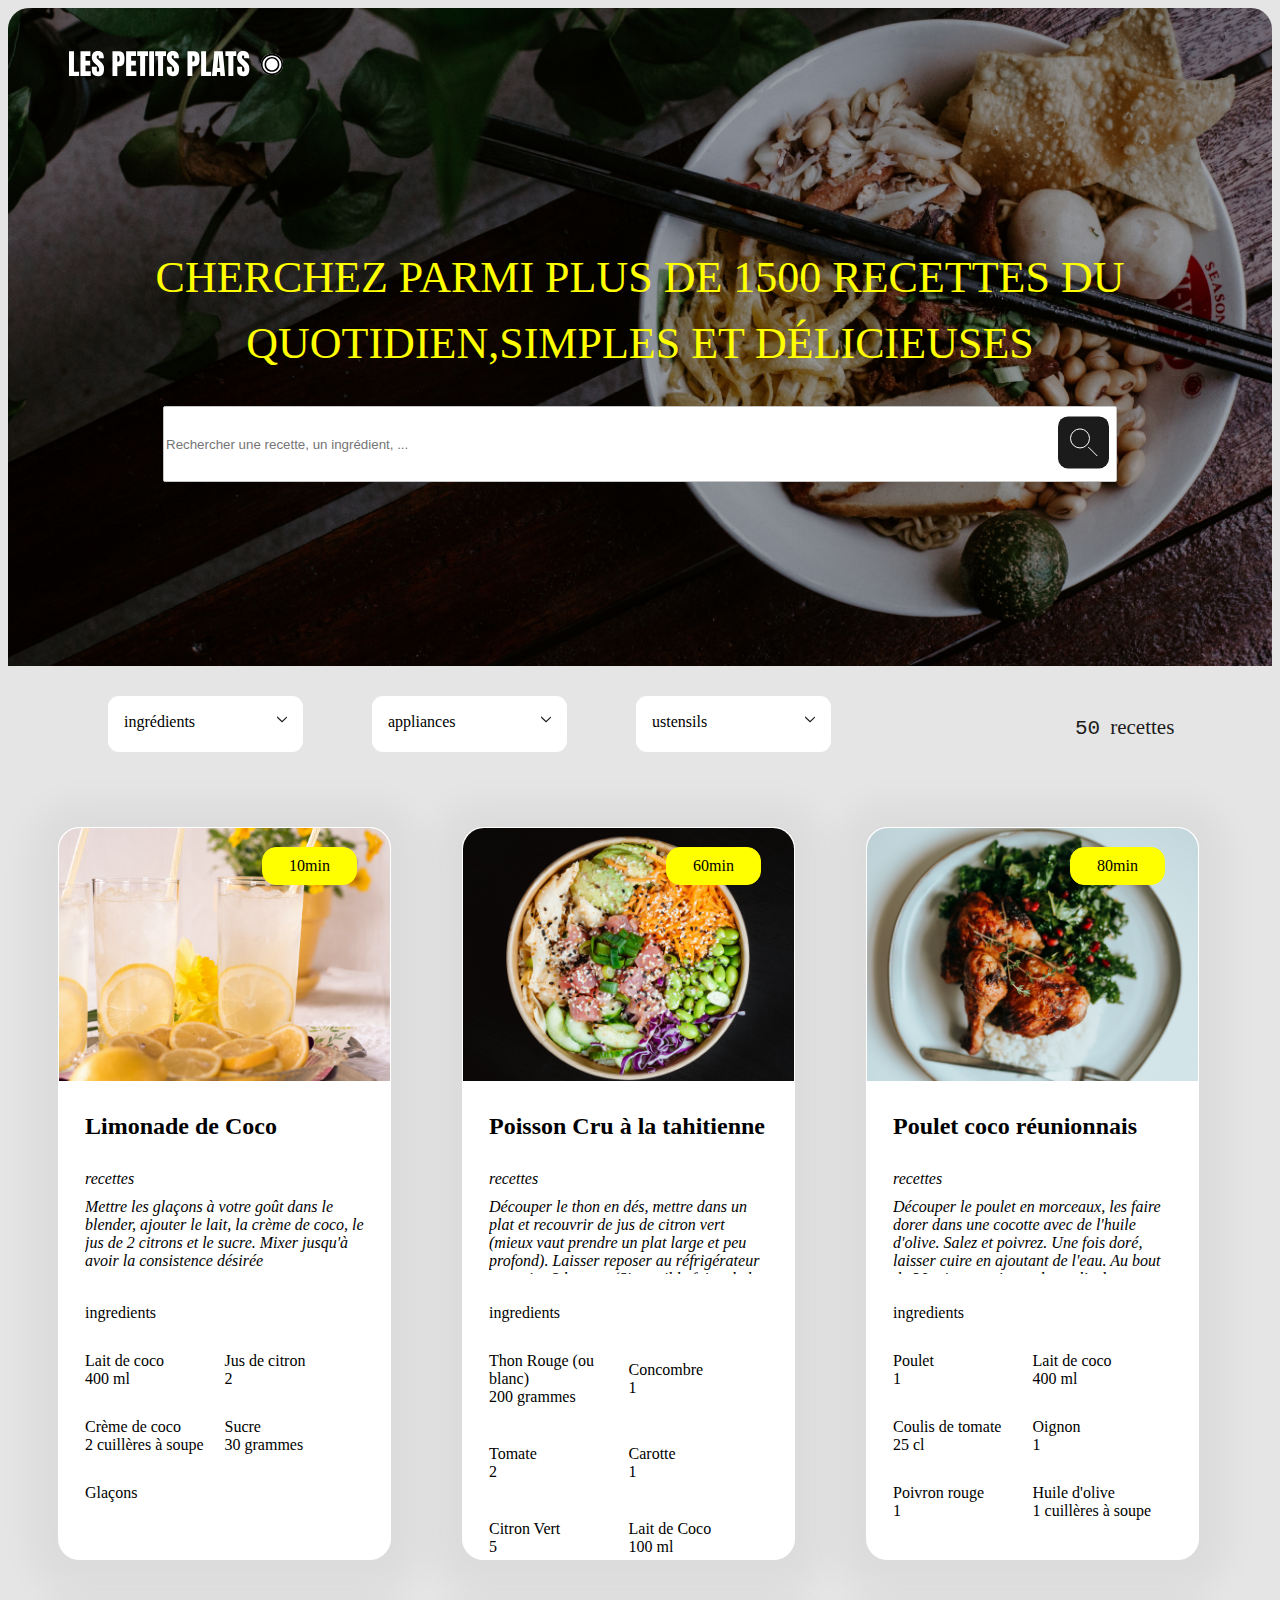
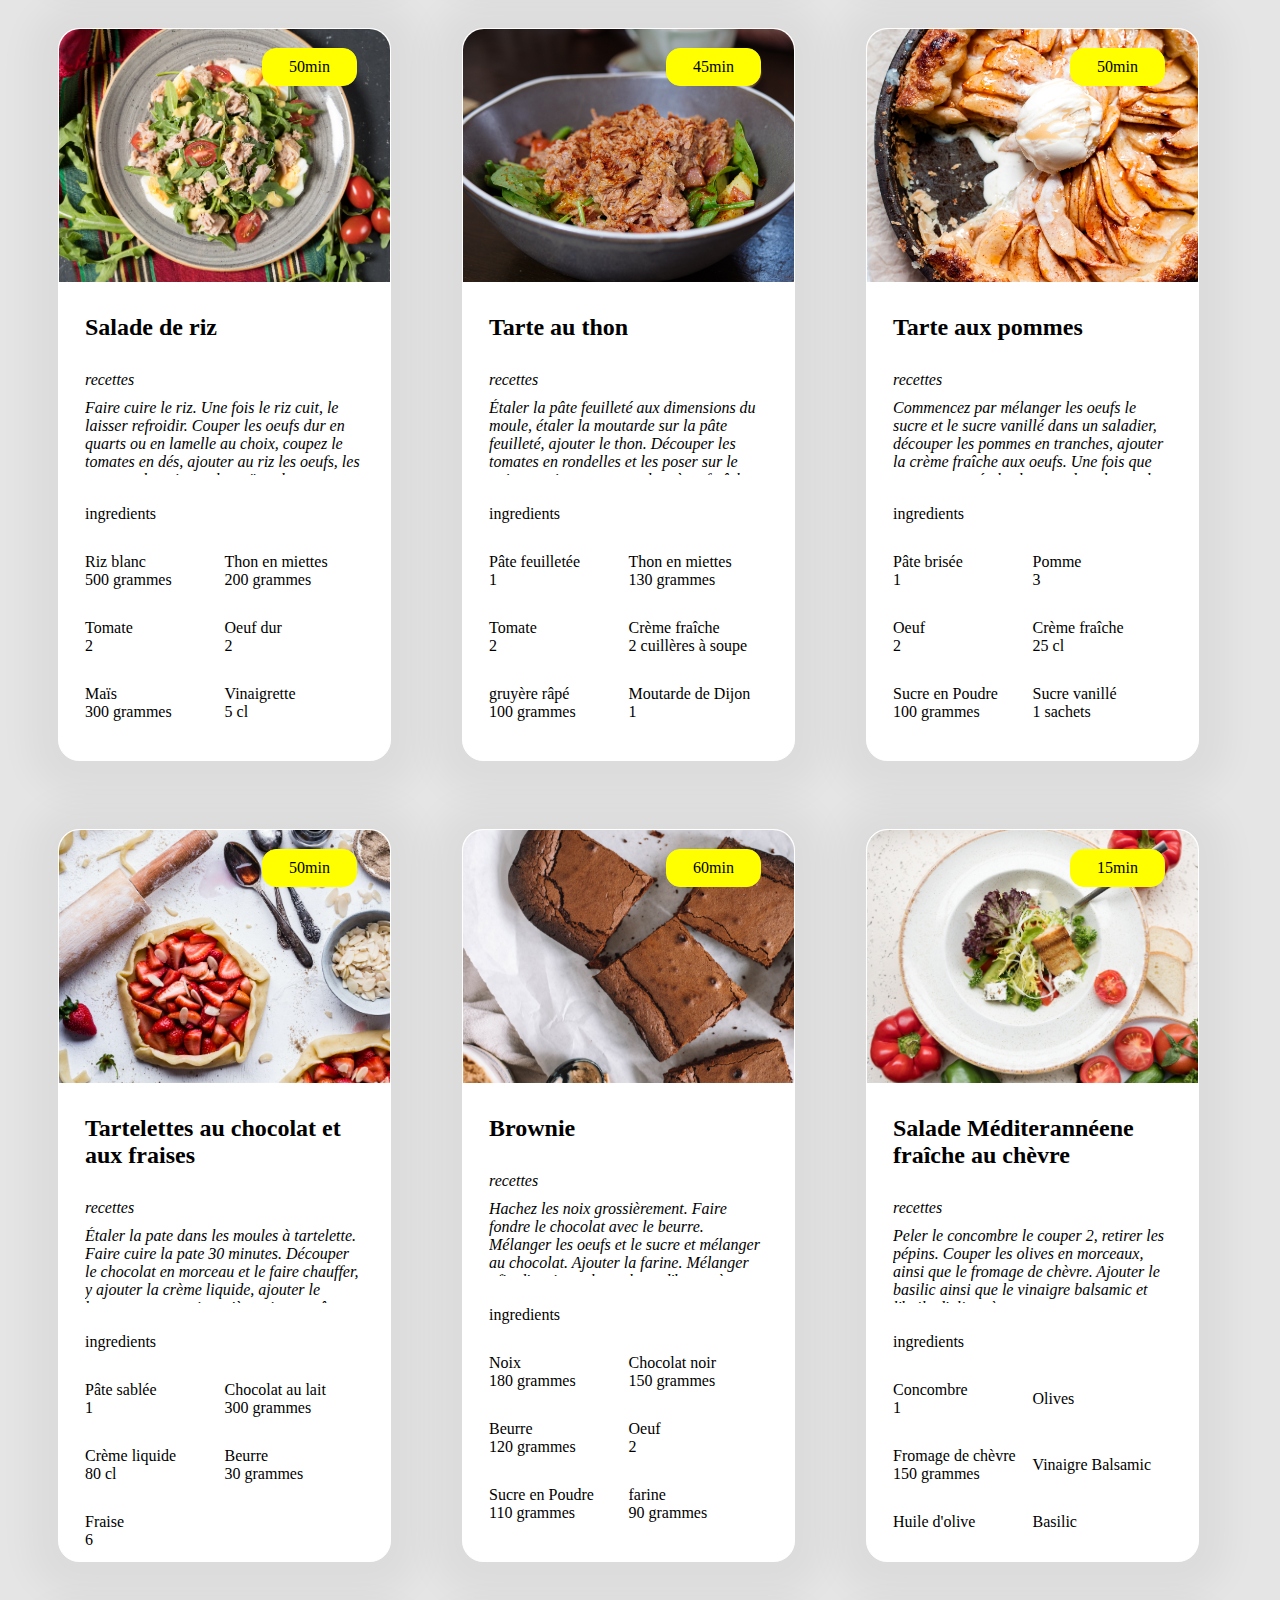
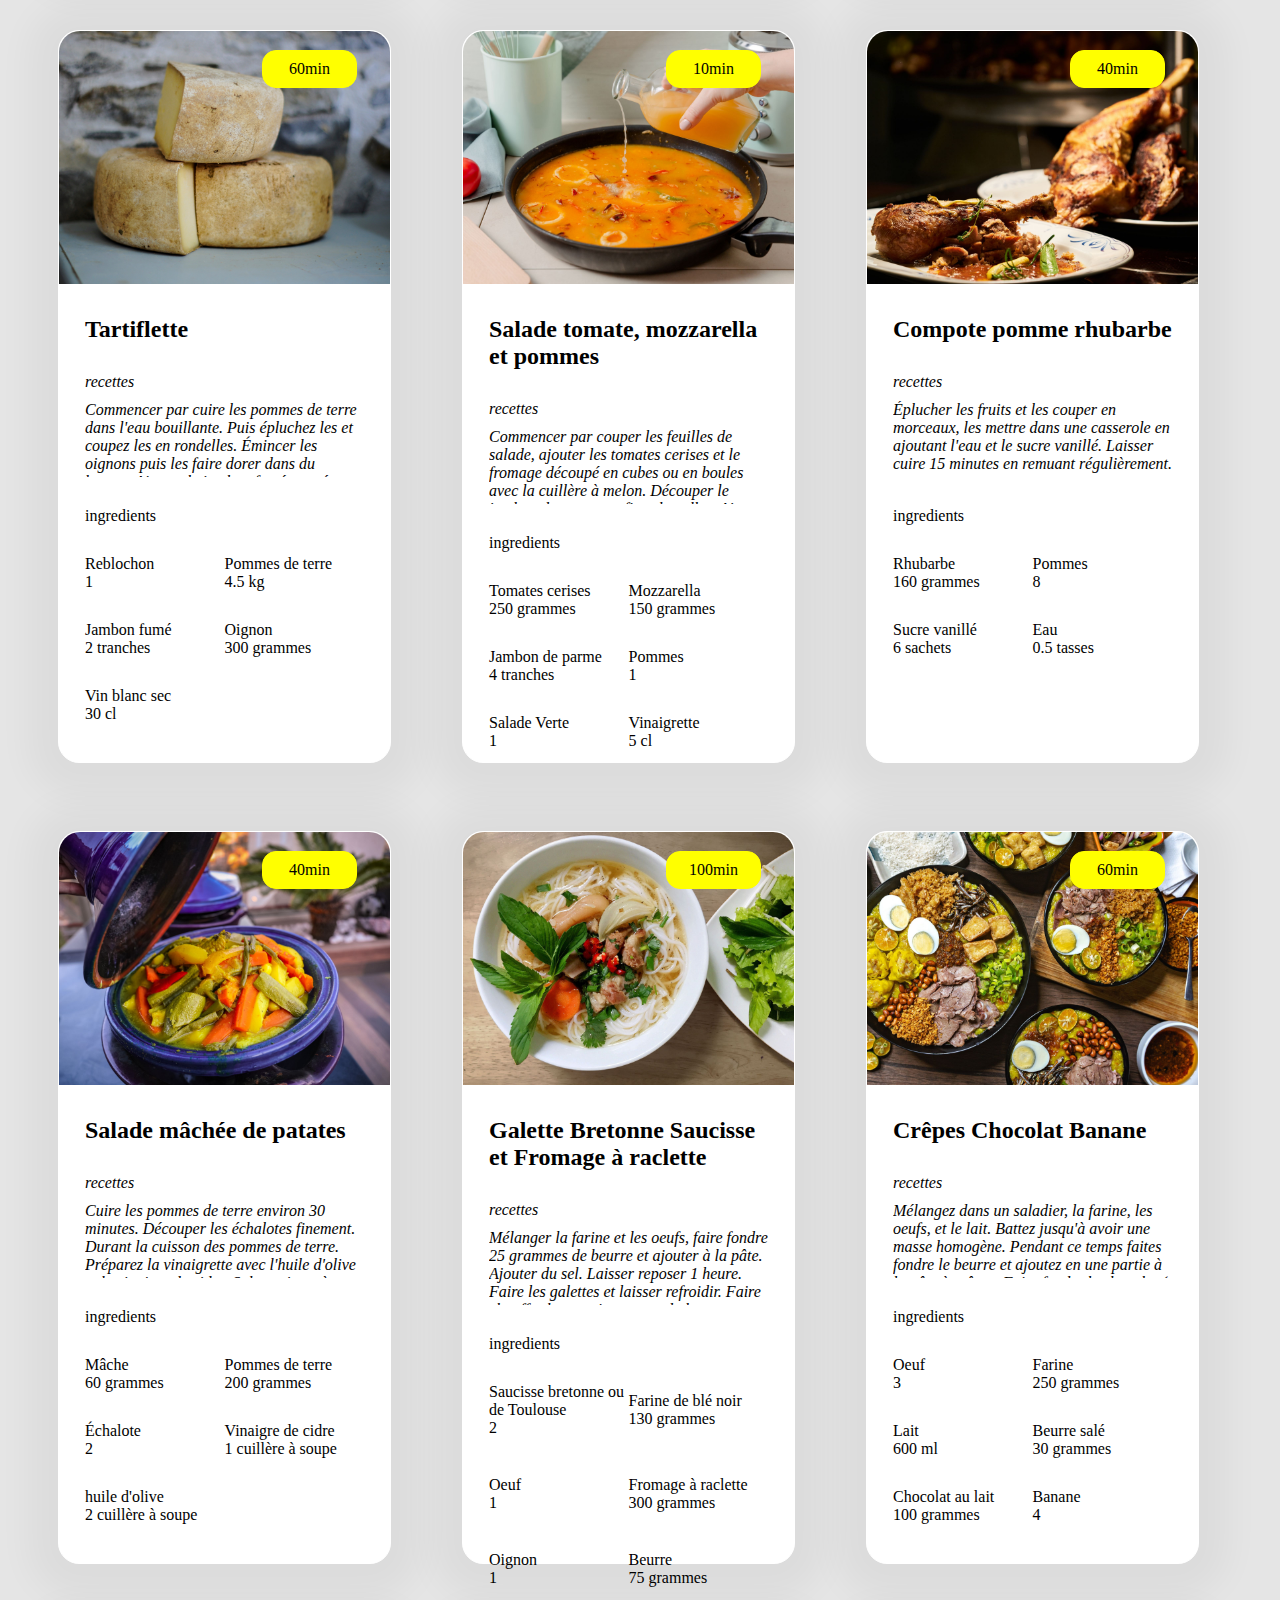
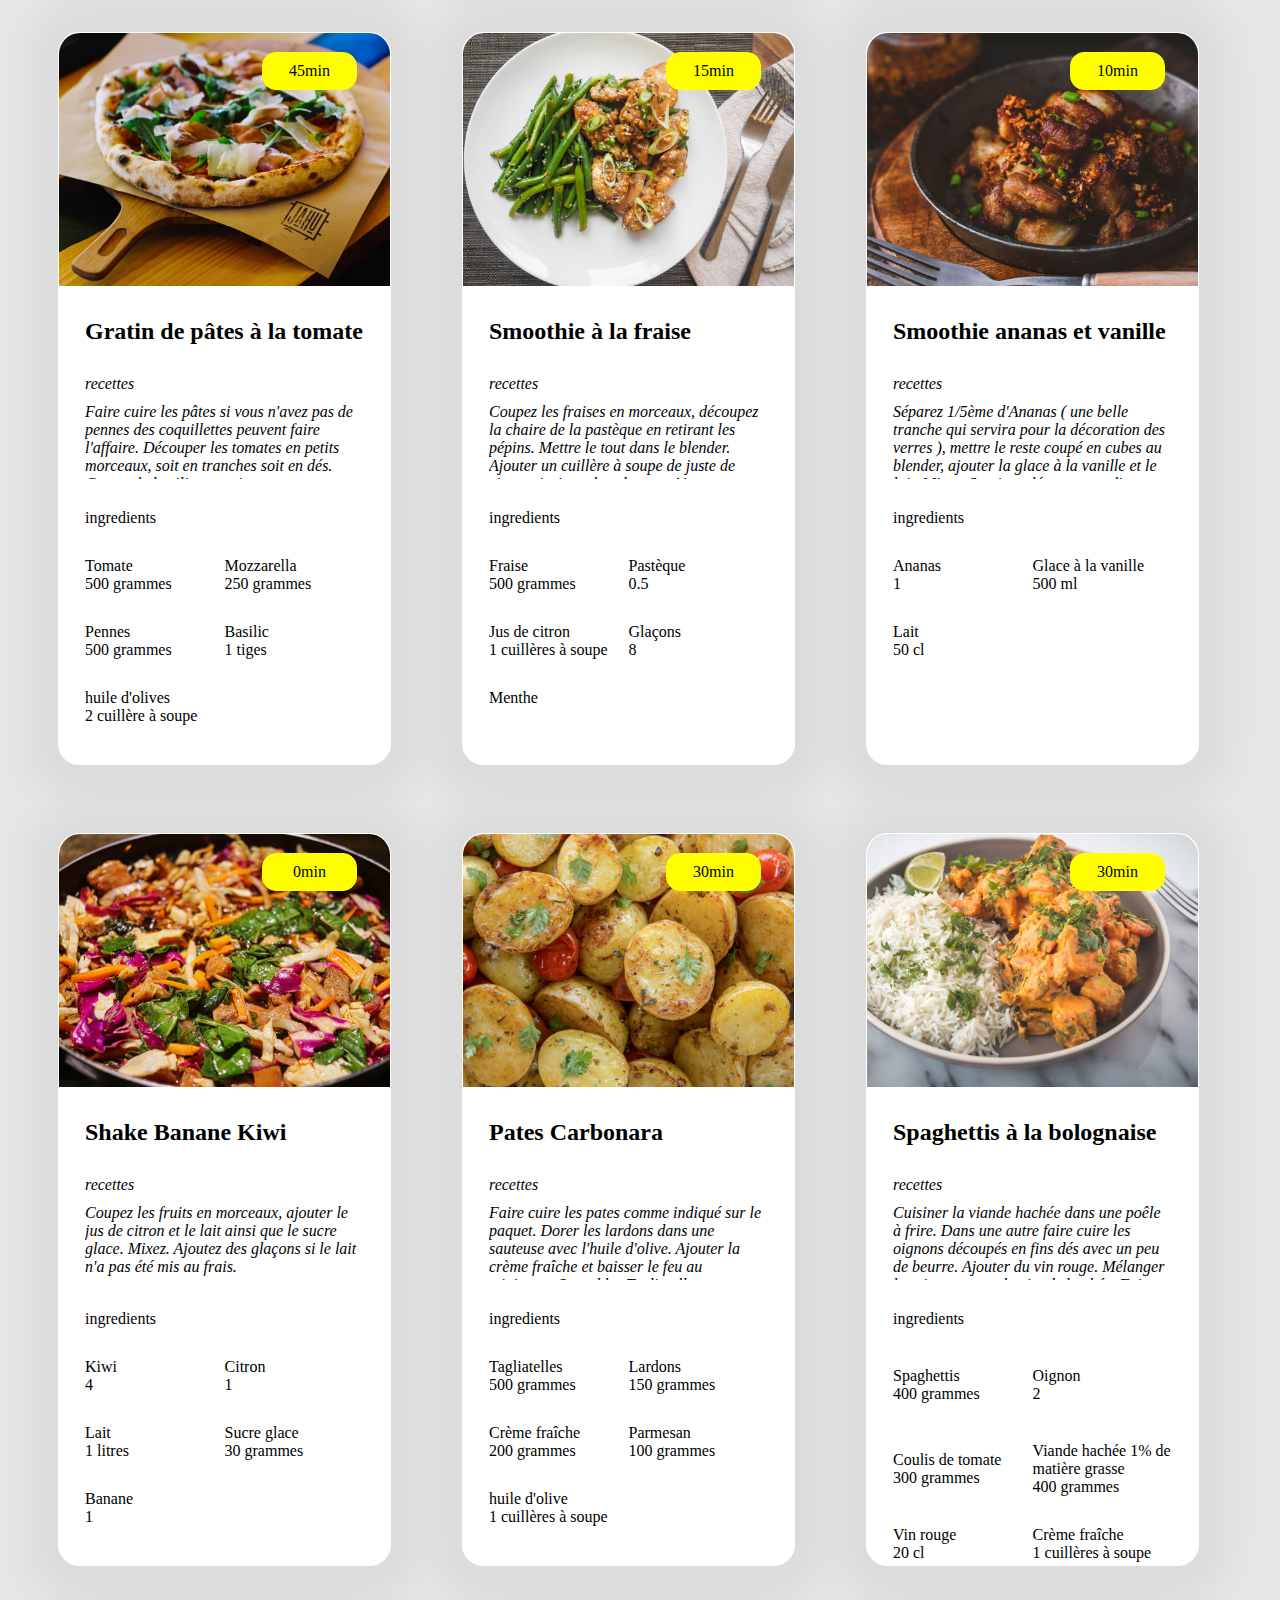
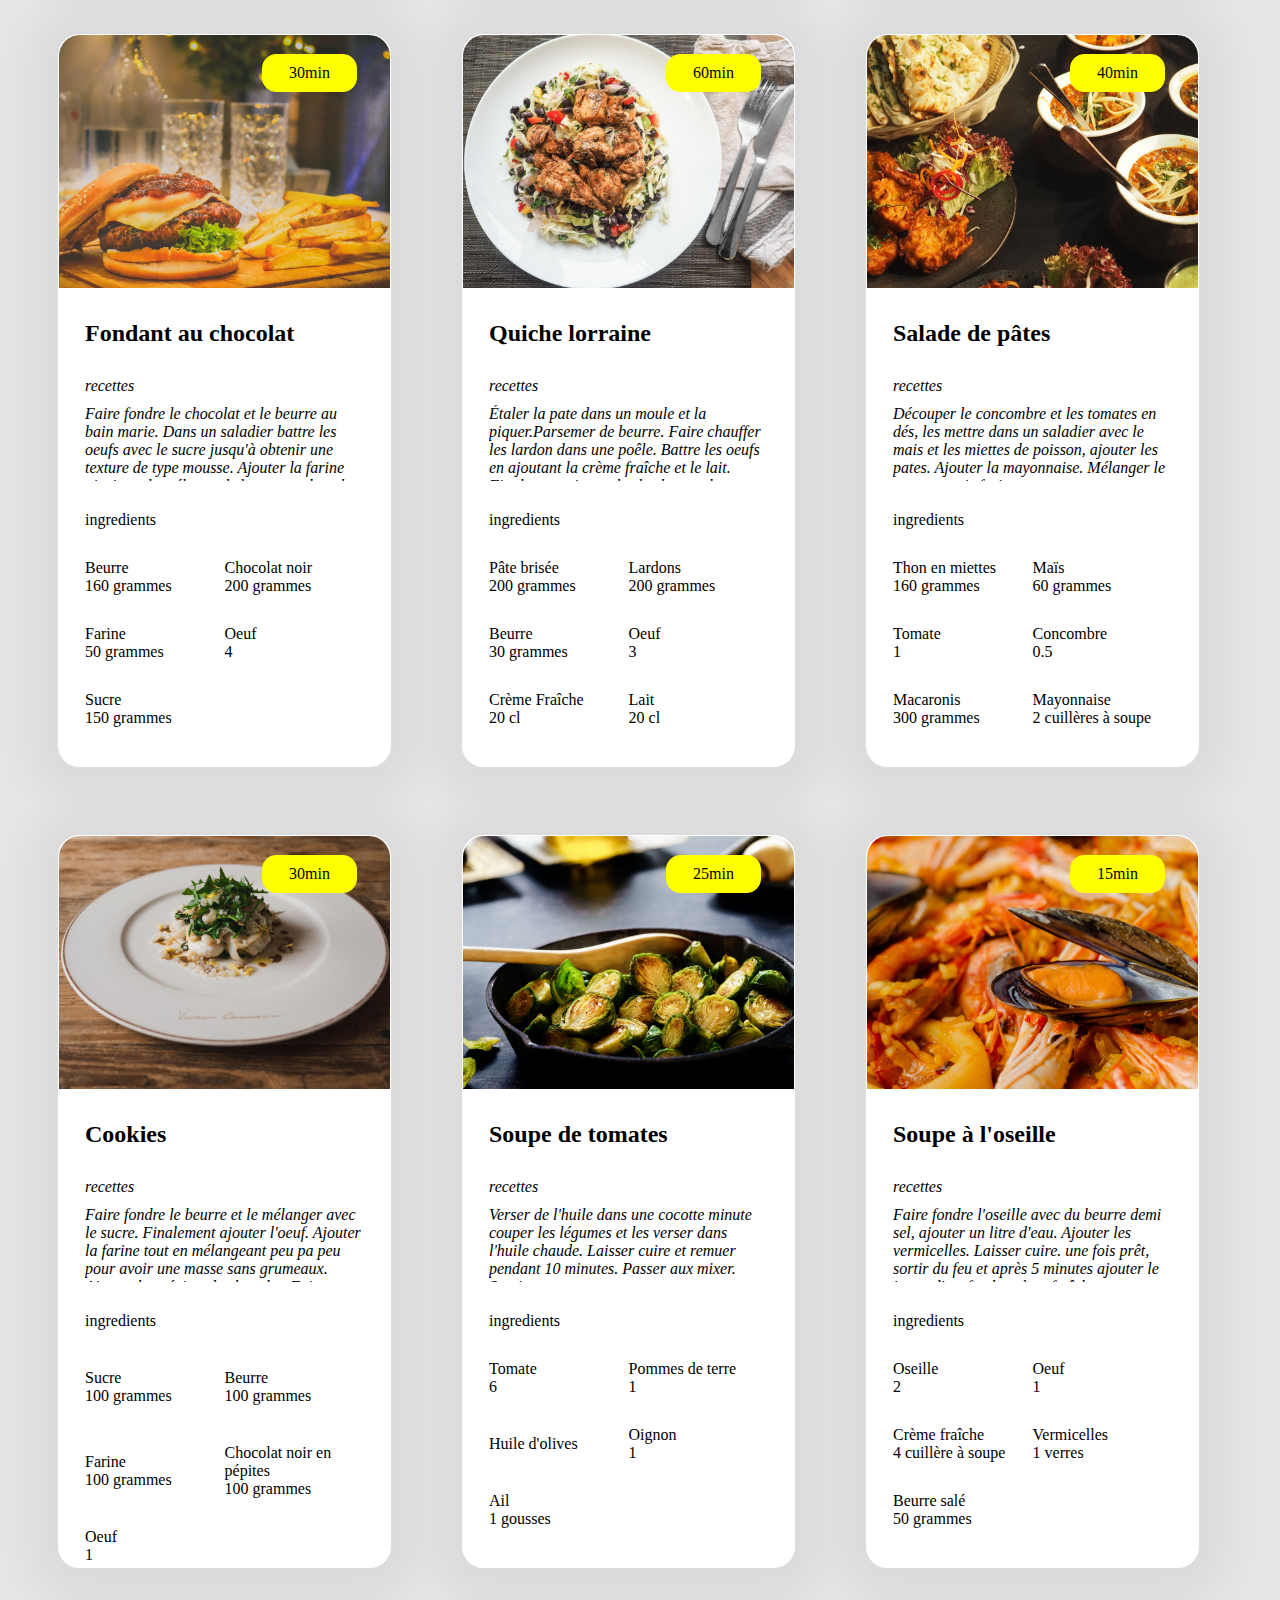
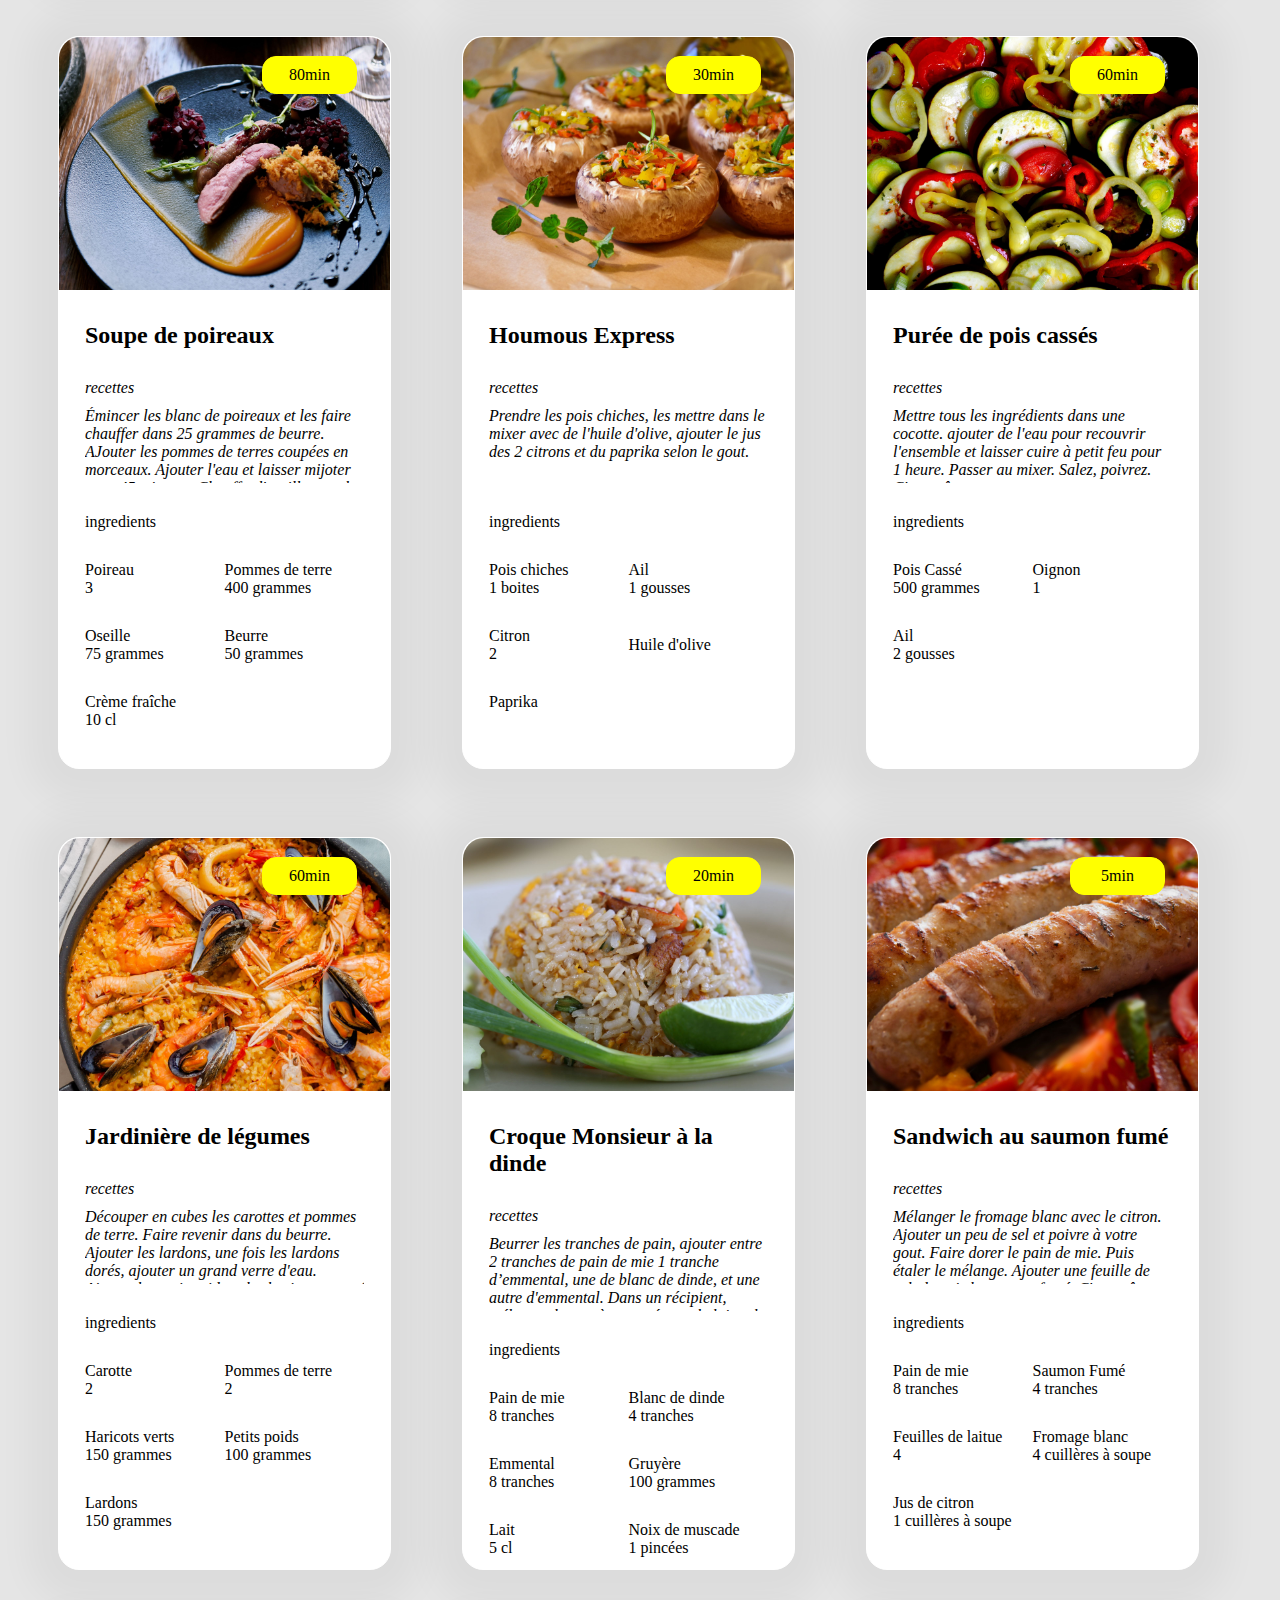
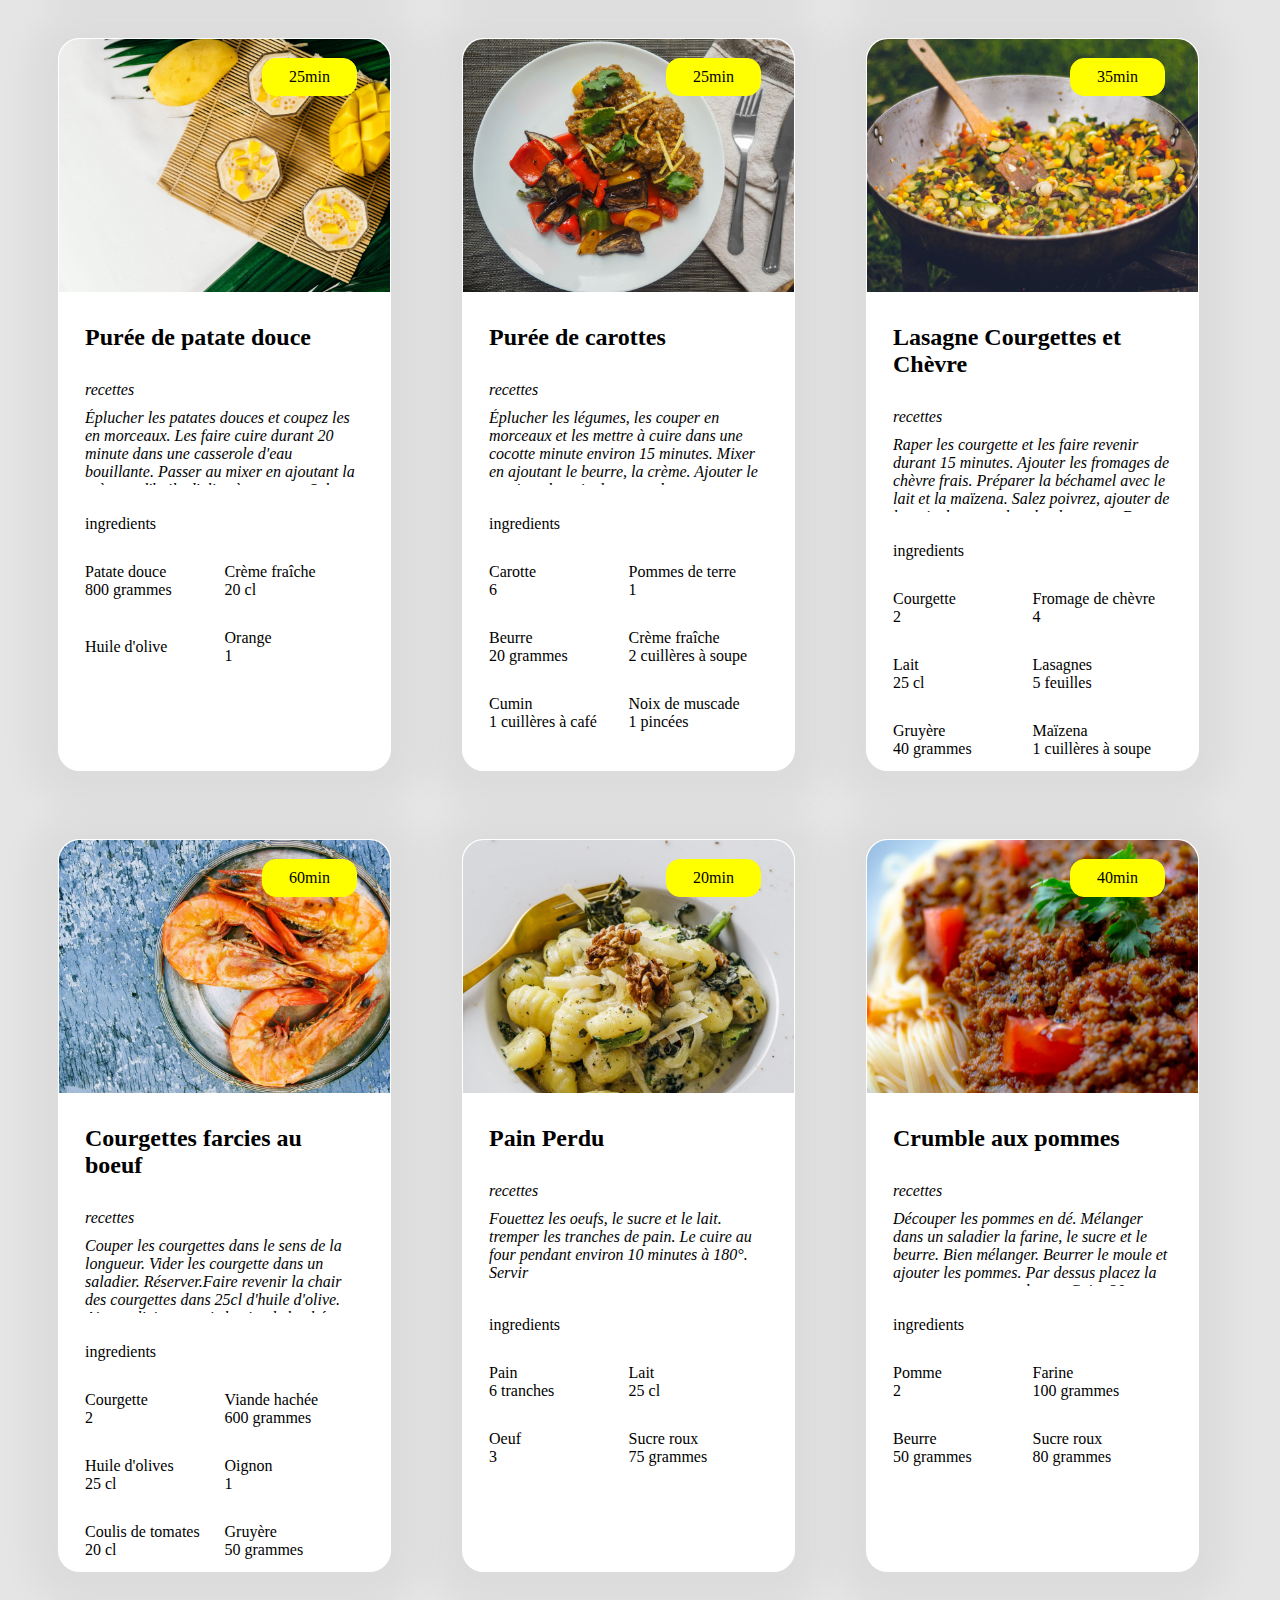
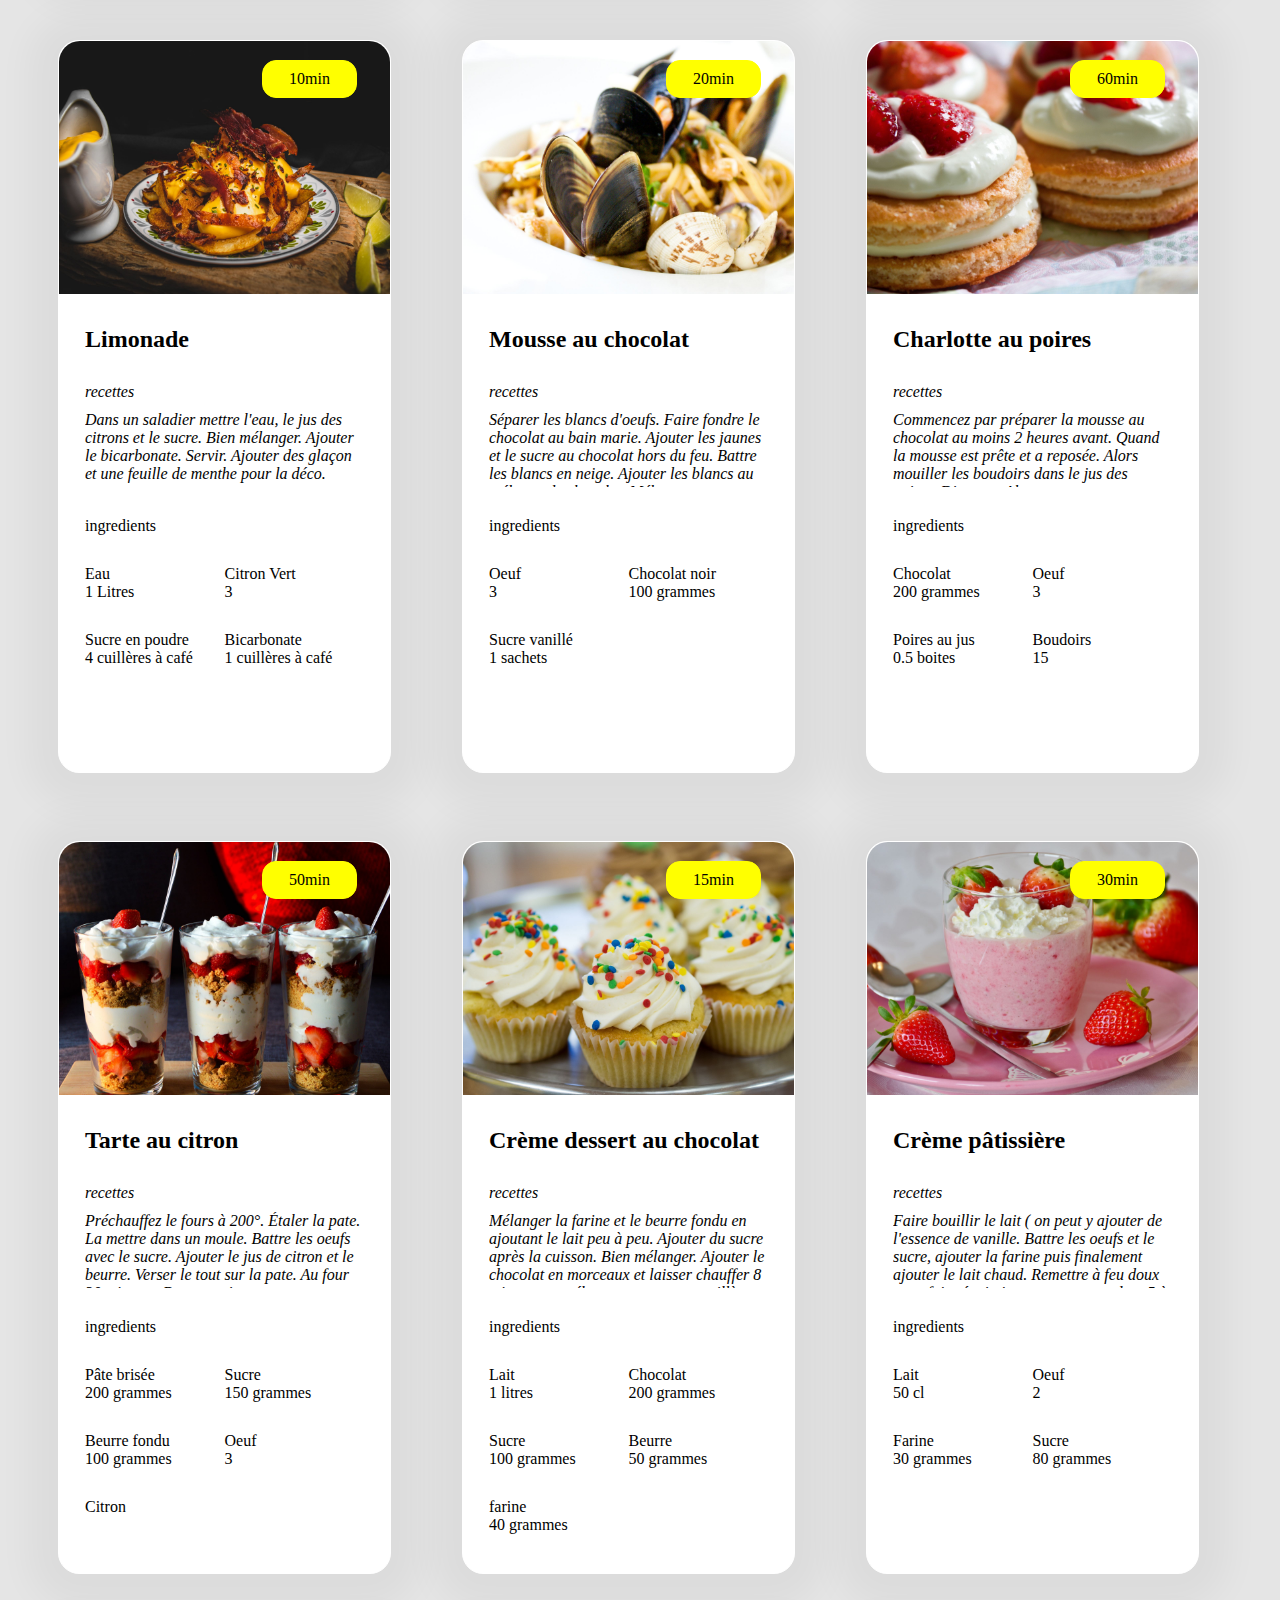
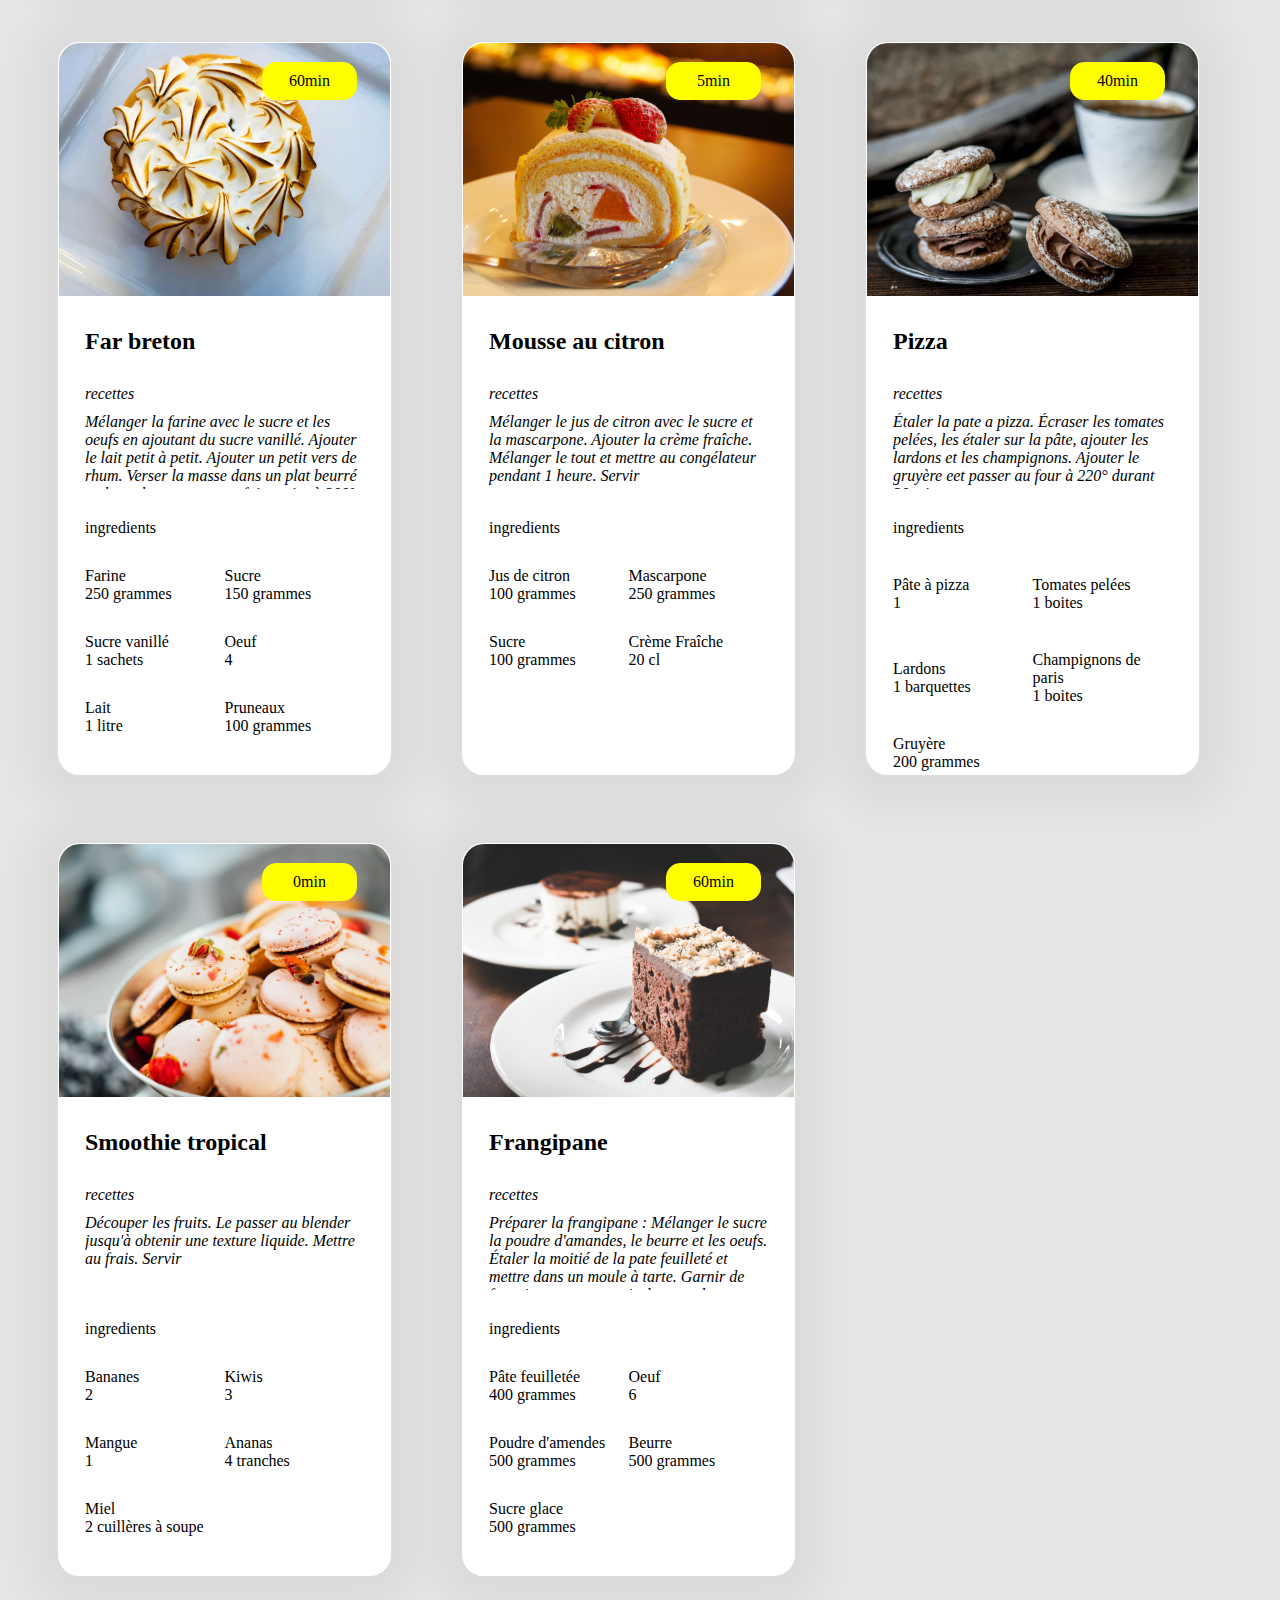
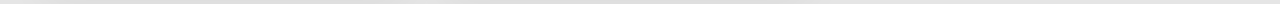
<file: index.html>
<!DOCTYPE html>
<html>
  <head>
    <title>Recettes</title>
    <link rel="stylesheet" type="text/css" href="index.css" />
    <link
      href="https://fonts.googleapis.com/css?family=DM+Sans&display=swap"
      rel="stylesheet"
    />
    <link
      href="https://fonts.googleapis.com/css2?family=Lato:wght@400;700&family=Roboto&display=swap"
      rel="stylesheet"
    />
  </head>
  <body>
    <header>
      <img src="photos/Mask group.png" id="photos" alt="" />
      <div class="logo">
        <svg
          xmlns="http://www.w3.org/2000/svg"
          width="181"
          height="26"
          viewBox="0 0 181 26"
          fill="none"
        >
          <path
            d="M0 25.0351V0.225541H4.96191V20.8062H10.0648V25.0351H0Z"
            fill="white"
          />
          <path
            d="M11.4744 25.0351V0.225541H21.3982V5.0183H16.5209V9.85334H21.2009V14.5192H16.5209V20.2001H21.7225V25.0351H11.4744Z"
            fill="white"
          />
          <path
            d="M29.264 25.2606C26.9992 25.2606 25.364 24.6968 24.3585 23.5691C23.3623 22.4414 22.8643 20.6464 22.8643 18.1843V15.7597H27.7698V18.8609C27.7698 19.4341 27.8544 19.8852 28.0235 20.2141C28.2021 20.5337 28.5075 20.6934 28.9398 20.6934C29.3909 20.6934 29.701 20.5619 29.8701 20.2987C30.0487 20.0356 30.138 19.6033 30.138 19.0019C30.138 18.2407 30.0628 17.6063 29.9124 17.0989C29.7621 16.582 29.4989 16.0933 29.123 15.6328C28.7565 15.163 28.2444 14.6179 27.5865 13.9977L25.3593 11.8832C23.6959 10.3138 22.8643 8.51889 22.8643 6.49841C22.8643 4.38396 23.3529 2.77228 24.3303 1.66337C25.317 0.554456 26.7407 0 28.6015 0C30.8757 0 32.4874 0.606142 33.4365 1.81843C34.3951 3.03071 34.8743 4.87263 34.8743 7.34419H29.8278V5.63853C29.8278 5.30022 29.7292 5.03709 29.5318 4.84914C29.3439 4.66119 29.0854 4.56721 28.7565 4.56721C28.3618 4.56721 28.0705 4.67998 27.8826 4.90553C27.704 5.12167 27.6147 5.4036 27.6147 5.75131C27.6147 6.09902 27.7087 6.47492 27.8966 6.87901C28.0846 7.28311 28.4558 7.74829 29.0103 8.27455L31.8718 11.0233C32.4451 11.5684 32.9713 12.1463 33.4506 12.7572C33.9299 13.3586 34.3152 14.0634 34.6065 14.8716C34.8978 15.6704 35.0435 16.6478 35.0435 17.8037C35.0435 20.1343 34.6112 21.9621 33.7466 23.2871C32.8915 24.6028 31.3972 25.2606 29.264 25.2606Z"
            fill="white"
          />
          <path
            d="M43.4731 25.0351V0.225541H50.0279C51.3999 0.225541 52.4854 0.530962 53.2841 1.1418C54.0923 1.75264 54.6703 2.62192 55.018 3.74963C55.3657 4.87733 55.5396 6.22118 55.5396 7.78118C55.5396 9.28479 55.3939 10.5957 55.1026 11.7141C54.8113 12.823 54.2897 13.6828 53.5379 14.2937C52.7955 14.9045 51.7383 15.2099 50.3662 15.2099H48.3504V25.0351H43.4731ZM48.3504 10.7555H48.6324C49.5533 10.7555 50.1172 10.4971 50.3239 9.98021C50.5307 9.46334 50.634 8.70214 50.634 7.6966C50.634 6.75684 50.5307 6.03323 50.3239 5.52576C50.1266 5.0089 49.652 4.75047 48.9002 4.75047H48.3504V10.7555Z"
            fill="white"
          />
          <path
            d="M57.1184 25.0351V0.225541H67.0422V5.0183H62.1648V9.85334H66.8448V14.5192H62.1648V20.2001H67.3664V25.0351H57.1184Z"
            fill="white"
          />
          <path
            d="M71.1442 25.0351V4.9901H68.1981V0.225541H79.0523V4.9901H76.1061V25.0351H71.1442Z"
            fill="white"
          />
          <path
            d="M80.2082 25.0351V0.225541H85.0009V25.0351H80.2082Z"
            fill="white"
          />
          <path
            d="M89.1029 25.0351V4.9901H86.1568V0.225541H97.011V4.9901H94.0648V25.0351H89.1029Z"
            fill="white"
          />
          <path
            d="M104.285 25.2606C102.02 25.2606 100.385 24.6968 99.3792 23.5691C98.383 22.4414 97.885 20.6464 97.885 18.1843V15.7597H102.79V18.8609C102.79 19.4341 102.875 19.8852 103.044 20.2141C103.223 20.5337 103.528 20.6934 103.96 20.6934C104.412 20.6934 104.722 20.5619 104.891 20.2987C105.069 20.0356 105.159 19.6033 105.159 19.0019C105.159 18.2407 105.083 17.6063 104.933 17.0989C104.783 16.582 104.52 16.0933 104.144 15.6328C103.777 15.163 103.265 14.6179 102.607 13.9977L100.38 11.8832C98.7166 10.3138 97.885 8.51889 97.885 6.49841C97.885 4.38396 98.3736 2.77228 99.351 1.66337C100.338 0.554456 101.761 0 103.622 0C105.896 0 107.508 0.606142 108.457 1.81843C109.416 3.03071 109.895 4.87263 109.895 7.34419H104.849V5.63853C104.849 5.30022 104.75 5.03709 104.553 4.84914C104.365 4.66119 104.106 4.56721 103.777 4.56721C103.383 4.56721 103.091 4.67998 102.903 4.90553C102.725 5.12167 102.635 5.4036 102.635 5.75131C102.635 6.09902 102.729 6.47492 102.917 6.87901C103.105 7.28311 103.477 7.74829 104.031 8.27455L106.893 11.0233C107.466 11.5684 107.992 12.1463 108.471 12.7572C108.951 13.3586 109.336 14.0634 109.627 14.8716C109.919 15.6704 110.064 16.6478 110.064 17.8037C110.064 20.1343 109.632 21.9621 108.767 23.2871C107.912 24.6028 106.418 25.2606 104.285 25.2606Z"
            fill="white"
          />
          <path
            d="M118.494 25.0351V0.225541H125.049C126.421 0.225541 127.506 0.530962 128.305 1.1418C129.113 1.75264 129.691 2.62192 130.039 3.74963C130.386 4.87733 130.56 6.22118 130.56 7.78118C130.56 9.28479 130.415 10.5957 130.123 11.7141C129.832 12.823 129.31 13.6828 128.559 14.2937C127.816 14.9045 126.759 15.2099 125.387 15.2099H123.371V25.0351H118.494ZM123.371 10.7555H123.653C124.574 10.7555 125.138 10.4971 125.345 9.98021C125.551 9.46334 125.655 8.70214 125.655 7.6966C125.655 6.75684 125.551 6.03323 125.345 5.52576C125.147 5.0089 124.673 4.75047 123.921 4.75047H123.371V10.7555Z"
            fill="white"
          />
          <path
            d="M132.139 25.0351V0.225541H137.101V20.8062H142.204V25.0351H132.139Z"
            fill="white"
          />
          <path
            d="M142.937 25.0351L145.333 0.225541H153.749L156.103 25.0351H151.409L151.056 21.0317H148.068L147.758 25.0351H142.937ZM148.42 17.0707H150.676L149.59 4.45444H149.365L148.42 17.0707Z"
            fill="white"
          />
          <path
            d="M159.387 25.0351V4.9901H156.441V0.225541H167.295V4.9901H164.349V25.0351H159.387Z"
            fill="white"
          />
          <path
            d="M174.569 25.2606C172.304 25.2606 170.669 24.6968 169.663 23.5691C168.667 22.4414 168.169 20.6464 168.169 18.1843V15.7597H173.075V18.8609C173.075 19.4341 173.159 19.8852 173.329 20.2141C173.507 20.5337 173.813 20.6934 174.245 20.6934C174.696 20.6934 175.006 20.5619 175.175 20.2987C175.354 20.0356 175.443 19.6033 175.443 19.0019C175.443 18.2407 175.368 17.6063 175.217 17.0989C175.067 16.582 174.804 16.0933 174.428 15.6328C174.062 15.163 173.549 14.6179 172.892 13.9977L170.664 11.8832C169.001 10.3138 168.169 8.51889 168.169 6.49841C168.169 4.38396 168.658 2.77228 169.635 1.66337C170.622 0.554456 172.046 0 173.906 0C176.181 0 177.792 0.606142 178.742 1.81843C179.7 3.03071 180.179 4.87263 180.179 7.34419H175.133V5.63853C175.133 5.30022 175.034 5.03709 174.837 4.84914C174.649 4.66119 174.39 4.56721 174.062 4.56721C173.667 4.56721 173.376 4.67998 173.188 4.90553C173.009 5.12167 172.92 5.4036 172.92 5.75131C172.92 6.09902 173.014 6.47492 173.202 6.87901C173.39 7.28311 173.761 7.74829 174.315 8.27455L177.177 11.0233C177.75 11.5684 178.276 12.1463 178.756 12.7572C179.235 13.3586 179.62 14.0634 179.912 14.8716C180.203 15.6704 180.349 16.6478 180.349 17.8037C180.349 20.1343 179.916 21.9621 179.052 23.2871C178.196 24.6028 176.702 25.2606 174.569 25.2606Z"
            fill="white"
          />
        </svg>
        <svg
          xmlns="http://www.w3.org/2000/svg"
          width="23"
          height="23"
          viewBox="0 0 23 23"
          fill="none"
        >
          <path
            d="M23 11.4096C23 17.2779 18.0632 22.0351 11.9735 22.0351C5.88374 22.0351 0.947021 17.2779 0.947021 11.4096C0.947021 5.54129 5.88374 0.784088 11.9735 0.784088C18.0632 0.784088 23 5.54129 23 11.4096Z"
            fill="white"
          />
          <path
            fill-rule="evenodd"
            clip-rule="evenodd"
            d="M11.9735 20.4312C17.234 20.4312 21.3961 16.3366 21.3961 11.4096C21.3961 6.48255 17.234 2.38794 11.9735 2.38794C6.71301 2.38794 2.55087 6.48255 2.55087 11.4096C2.55087 16.3366 6.71301 20.4312 11.9735 20.4312ZM11.9735 22.0351C18.0632 22.0351 23 17.2779 23 11.4096C23 5.54129 18.0632 0.784088 11.9735 0.784088C5.88374 0.784088 0.947021 5.54129 0.947021 11.4096C0.947021 17.2779 5.88374 22.0351 11.9735 22.0351Z"
            fill="black"
          />
          <path
            d="M19.3913 11.4096C19.3913 15.5063 16.0702 18.8274 11.9735 18.8274C7.87673 18.8274 4.55566 15.5063 4.55566 11.4096C4.55566 7.31286 7.87673 3.99179 11.9735 3.99179C16.0702 3.99179 19.3913 7.31286 19.3913 11.4096Z"
            fill="white"
          />
          <path
            fill-rule="evenodd"
            clip-rule="evenodd"
            d="M11.9735 17.2236C15.1844 17.2236 17.7874 14.6206 17.7874 11.4096C17.7874 8.19864 15.1844 5.59564 11.9735 5.59564C8.76251 5.59564 6.15951 8.19864 6.15951 11.4096C6.15951 14.6206 8.76251 17.2236 11.9735 17.2236ZM11.9735 18.8274C16.0702 18.8274 19.3913 15.5063 19.3913 11.4096C19.3913 7.31286 16.0702 3.99179 11.9735 3.99179C7.87673 3.99179 4.55566 7.31286 4.55566 11.4096C4.55566 15.5063 7.87673 18.8274 11.9735 18.8274Z"
            fill="black"
          />
        </svg>
      </div>
      <div class="title-header">
        CHERCHEZ PARMI PLUS DE 1500 RECETTES DU QUOTIDIEN,SIMPLES ET DÉLICIEUSES
      </div>
      <div class="search-container">
        <input
          type="text"
          id="search-input"
          placeholder="Rechercher une recette, un ingrédient, ..."
        />
        <button type="submit">
          <div id="closeSubmit" style="display: none">
            <img src="close.svg" alt="close" />
          </div>
          <div id="loucheSubmit">
            <svg
              xmlns="http://www.w3.org/2000/svg"
              width="51"
              height="53"
              viewBox="0 0 51 53"
              fill="none"
            >
              <rect
                y="0.421875"
                width="51"
                height="52"
                rx="10"
                fill="#1B1B1B"
              />
              <circle cx="22" cy="22.4219" r="9.5" stroke="white" />
              <line
                x1="30.3536"
                y1="31.0683"
                x2="39.3536"
                y2="40.0683"
                stroke="white"
              />
            </svg>
          </div>
        </button>
      </div>
    </header>
    <main>
      <div class="filtre">
        <div class="lesBoutton">
          <div id="ButtonIngredient">
            <div id="toggleButtonIngredient">
              <div id="ButtonIngredientBis">
                <div class="text">ingrédients</div>
                <div id="wrapper-fermer">
                  <img src="wrapper-fermer.svg" alt="wrapper-fermer" />
                </div>
              </div>
              <div id="ingredientsContainer" style="display: none">
                <div class="search-ingredient">
                  <input
                    type="text"
                    id="ingredientInput"
                    placeholder="Ajouter un ingrédient"
                  />

                  <div id="closeIngredient" style="display: none">
                    <img src="close.svg" alt="close" />
                  </div>
                  <div id="loucheSearchIngredient">
                    <img src="louche.svg" alt="loucheSearch" />
                  </div>
                </div>
                <!-- <div class="searchFiltre"> </div> -->
                <div id="ingrédientSelect" style="display: none"></div>
                <div id="ingredientList" class="scrollable-list"></div>
              </div>
            </div>
          </div>
          <div id="ButtonAppliance">
            <div id="toggleButtonAppliance">
              <div id="ButtonApplianceBis">
                <div class="text">appliances</div>
                <div id="wrapper-fermer">
                  <img src="wrapper-fermer.svg" alt="wrapper-fermer" />
                </div>
              </div>
              <div id="applianceContainer" style="display: none">
                <div class="search-appliance">
                  <input
                    type="text"
                    id="applianceInput"
                    placeholder="Ajouter un appliance"
                  />

                  <div id="closeAppliance" style="display: none">
                    <img src="close.svg" alt="close" />
                  </div>
                  <div id="loucheSearchAppliance">
                    <img src="louche.svg" alt="loucheSearch" />
                  </div>
                </div>
                <!-- <div class="searchFiltre"> </div> -->

                <div id="applianceSelect" style="display: none"></div>
                <div id="applianceList" class="scrollable-list"></div>
              </div>
            </div>
          </div>
          <div id="ButtonUstensil">
            <div id="toggleButtonUstensil">
              <div id="ButtonUstensilBis">
                <div class="text">ustensils</div>
                <div id="wrapper-fermer">
                  <img src="wrapper-fermer.svg" alt="wrapper-fermer" />
                </div>
              </div>
              <div id="ustensilContainer" style="display: none">
                <div class="search-ustensil">
                  <input
                    type="text"
                    id="ustensilInput"
                    placeholder="Ajouter un appliance"
                  />

                  <div id="closeUstensil" style="display: none">
                    <img src="close.svg" alt="close" />
                  </div>
                  <div id="loucheSearchUstensil">
                    <img src="louche.svg" alt="loucheSearch" />
                  </div>
                </div>
                <!-- <div class="searchFiltre"> </div> -->
                <div id="ustensilSelect" style="display: none"></div>
                <div id="ustensilList" class="scrollable-list"></div>
              </div>
            </div>
          </div>
        </div>
        <div id="number-recettes"></div>
      </div>

      <div id="filtres-selected"></div>

      <div id="filtres-selected"></div>

      <div id="recipe-container"></div>
    </main>
    <script src="recettes.js" type="module"></script>
    <!-- <script src="indexAlgo.js" type="module"></script> -->
    <script src="indexAlgo.js" type="module"></script>
  </body>
</html>
</file>
<file: index.css>
p,
h1,
h2,
h3,
h4,
h5,
h6 {
  margin: 0;
  padding: 0;
}
body {
  background-color: #e5e5e5;
}
#recipe-container {
  display: grid;
  grid-template-columns: 1fr 1fr 1fr;
  gap: 48px;
  padding: 0 50px;
  margin-top: 55px;
}

header {
  height: 668px;
  display: flex;
  flex-direction: column;
  justify-content: center;
  align-items: center;
}

.logo {
  display: flex;
  position: absolute;
  top: 51px;
  left: 69px;
  align-items: center;
  gap: 10px;
  color: white;
}

.logo p {
  font-family: Anton;
  font-size: 36px;
  font-weight: 400;
  line-height: 66px;
  letter-spacing: 0em;
  text-align: center;
}

#photos {
  height: 100%;
}

.title-header {
  position: absolute;
  font-family: Anton;
  font-size: 44px;
  font-weight: 400;
  line-height: 66px;
  letter-spacing: 0em;
  text-align: center;
  color: yellow;
  top: 245px;
}

.search-container {
  position: absolute;
  display: inline-block;
  width: 954px;
  top: 406.421875px;
  display: flex;
  align-items: center;
}

#ingredientInput,
#applianceInput,
#ustensilInput {
  width: 163px;
  height: 36px;
  border-radius: 2px;
  border: 1px;
  border: 1px solid #c6c6c6;
}

input[type="text"] {
  width: 100%;
  height: 72px;
  top: 53px;
  left: 16px;
  border-radius: 2px;
  border: 1px;
  border: 1px solid #c6c6c6;
}

button[type="submit"] {
  position: absolute;
  right: 0;
  padding: 8px;
  border: none;
  background-color: transparent;
  cursor: pointer;
}

.fa-search:before {
  content: "\f002";
  font-family: "FontAwesome";
}

.filtres-recettes {
  display: flex;
  justify-content: space-between;
  margin-bottom: 30px;
  align-items: center;
  padding: 0 50px;
}

.filtres-recettes p {
  font-family: Anton;
  font-size: 21px;
  font-weight: 400;
  line-height: 32px;
  letter-spacing: 0em;
  text-align: left;
}

.filtre {
  display: flex;
  justify-content: space-between;
  padding: 20px 100px;
}

.lesBoutton {
  display: flex;
  gap: 69px;
}

#tri-select1,
#tri-select2,
#tri-select3 {
  padding: 5px;
  font-size: 16px;
  border-radius: 11px;
  display: flex;
  align-items: center;
  cursor: pointer;
  padding: 0 10px 0 0;
  border-radius: 5px;
  min-height: 50px;
  font-weight: 500;
  width: 150px;
  flex-direction: column;
  gap: 10px;
}

.txt {
  font-family: Manrope;
  font-size: 16px;
  font-weight: 500;
  line-height: 22px;
  letter-spacing: 0em;
  text-align: left;
}

.article {
  border: 1px solid white;
  width: 93%;
  height: 731px;
  margin-bottom: 20px;
  border-radius: 21px;
  background-color: white;
  box-shadow: 0px 4px 34px 30px #0000000a;
  display: flex;
  flex-direction: column;
}

.article img {
  width: 100%;
}

img {
  width: 100%;
  height: 253px;
  object-fit: cover;
  margin-bottom: 10px;
  border-radius: 21px 21px 0 0;
}

.article_haut {
  height: 253px;
  margin-bottom: 32px;
  position: relative;
}

.article_bas {
  flex: 1;
  display: flex;
  flex-direction: column;
  padding: 0 26px;
  gap: 30px;
}

.name_recette {
  font-weight: bold;
}

.servings {
  margin-bottom: 10px;
}

.appliance {
  margin-bottom: 5px;
}

.descriptions_recettes {
  font-style: italic;
  display: flex;
  flex-direction: column;
  gap: 10px;
}

.description {
  display: flex;
  height: 76px;
  overflow: hidden;
  text-overflow: ellipsis;
}

.time_recettes {
  display: flex;
  position: absolute;
  width: 63px;
  height: 26px;
  bottom: 196px;
  right: 10%;
  padding: 5px 15px 5px 15px;
  border-radius: 14px;
  background-color: yellow;
  border: 1px solid yellow;
  align-items: center;
  justify-content: center;
}

.block_ingredients {
  display: flex;
  flex-direction: column;
  gap: 30px;
}

.div_ingredients {
  display: grid;
  align-items: center;
  grid-template-columns: 1fr 1fr;
  grid-template-rows: 1fr 1fr;
  row-gap: 30px;
}

.filtresSelectedButton {
  display: flex;
  justify-content: space-around;
  align-items: center;
  width: 203px;
  height: 53px;
  /* padding: 17px 18px 17px 18px; */
  border-radius: 10px;
  gap: 60px;
  background: #ffd15b;
}

#filtres-selected {
  display: flex;
  gap: 15px;
  padding-left: 100px;
}

#number-recettes {
  display: flex;
  gap: 10px;
  font-family: Anton;
  font-size: 21px;
  font-weight: 400;
  line-height: 32px;
  letter-spacing: 0em;
  text-align: left;
  color: #1b1b1b;
  width: 97px;
  height: 32px;
  padding-top: 15px;
}

/* autre test */

/* .scrollable-list {
  max-height: 200px;
  overflow-y: auto;
}




#toggleButtonIngredient, #toggleButtonAppliance, #toggleButtonUstensil{
  height: 60px;
}

.ButtonIngredient,.ButtonAppliance,.ButtonUstensil{
  display: flex;
  flex-direction: column;
}

Style des boutons
.ButtonIngredient button,
.ButtonAppliance button,
.ButtonUstensil button {
width: 195px;
height:56px;
top: 20px;
left: 20px;
padding: 17px 16px 17px 16px;
border-radius: 11px;
gap: 63px;  
}


/* .ButtonIngredient button:hover,
.ButtonAppliance button:hover,
.ButtonUstensil button:hover {
background-color: #0056b3;
} */

/* Style des conteneurs cachés */
#ingredientsContainer,
#applianceContainer,
#ustensilContainer {
  display: none; /* Caché par défaut */
}

/* Autres styles pour les conteneurs, par exemple : */
/* #ingredientInput,
#applianceInput,
#ustensilInput {
width: 100%;
padding: 5px;
margin-bottom: 5px;
} */

/* Style de la liste scrollable */
/* .scrollable-list {
max-height: 200px; 
overflow-y: auto;
border: 1px solid #ddd; 
padding: 5px; 
} */

/* .searchFiltre{
  position: absolute;
  display: inline-block;
  width: 20%;
display: flex;
align-items: center;
} */

/* #closeIngredient img ,#loucheSearchIngredient img,
#closeAppliance img ,#loucheSearchAppliance img,
#closeUstensil img ,#loucheSearchUstensil img{
width: 10px;
height: 10px;
border: 0.5px;
} */

/* .submit{
  transform: translate(180px, -30px);
  display: flex;

}  */

/* Styles pour les boutons */
.ButtonIngredient button,
.ButtonAppliance button,
.ButtonUstensil button {
  cursor: pointer;
  width: 195px;
  height: 56px;
  top: 20px;
  left: 20px;
  padding: 17px 16px 17px 16px;
  border-radius: 11px;
  gap: 63px;
}

/* Styles pour les conteneurs */
.container {
  margin-top: 100px;
  padding: 10px;
  border: 1px solid #ccc;
  border-radius: 5px;
  background-color: #f9f9f9;
  transition: display 0.5s ease-in-out;
}

.container.opened {
  display: block;
}

#ingredientsContainer {
  width: 195px;
}

#ingredientList,
#applianceList,
#ustensilList {
  width: 100%;
  height: 100%;
  display: flex;
  flex-direction: column;
  gap: 24px;
  list-style: none;
  padding: 0px 16px;
}

.scrollable-list {
  max-height: 240px; /* Définissez la hauteur maximale souhaitée */
  overflow-y: auto; /* Activez la barre de défilement verticale si le contenu dépasse */
}

#ingrédientSelect,
#applianceSelect,
#ustensilSelect {
  height: 37px;
  background: #ffd15b;
  align-items: center;
  padding-left: 16px;
  margin-bottom: 20px;
}

#closeIngredient img,
#loucheSearchIngredient img,
#closeAppliance img,
#loucheSearchAppliance img,
#closeUstensil img,
#loucheSearchUstensil img {
  width: 10px;
  height: 10px;
  border: 0.5px;
}

#closeIngredient,
#closeAppliance,
#closeUstensil {
  height: 10px;
  width: 10px;
  transform: translate(-30px, 0px);
  display: none;
}

#loucheSearchIngredient,
#loucheSearchAppliance,
#loucheSearchUstensil {
  height: 10px;
  width: 10px;
  transform: translate(-20px, 0px);
}

.submit {
  position: absolute;
  bottom: 580px;
  left: 200px;
  display: none;
}

#wrapper-fermer img {
  width: 10px;
  height: 10px;
}

#toggleButtonIngredient,
#toggleButtonAppliance,
#toggleButtonUstensil {
  display: flex;
  flex-direction: column;
  justify-content: space-around;
  width: 100%;
}

#ButtonIngredient {
  border: 1px solid FFFFFF;
  width: 195px;
  top: 20px;
  left: 20px;
  padding: 17px, 16px, 17px, 16px;
  border-radius: 11px;
  gap: 63px;
  height: 56px;
  background: #ffffff;
}

#ButtonUstensil {
  border: 1px solid FFFFFF;
  width: 195px;
  top: 20px;
  left: 20px;
  padding: 17px, 16px, 17px, 16px;
  border-radius: 11px;
  gap: 63px;
  height: 56px;
  background: #ffffff;
}

#ButtonAppliance {
  border: 1px solid FFFFFF;
  width: 195px;
  top: 20px;
  left: 20px;
  padding: 17px, 16px, 17px, 16px;
  border-radius: 11px;
  gap: 63px;
  height: 56px;
  background: #ffffff;
}

#ButtonIngredientBis,
#ButtonUstensilBis,
#ButtonApplianceBis {
  display: flex;
  justify-content: space-between;
  padding: 17px 16px 17px 16px;
}

.text {
}

.search-ingredient,
.search-appliance,
.search-ustensil {
  width: 100%;
  display: flex;
  align-items: center;
  margin-bottom: 24px;
  padding: 0px 16px;
}
</file>
